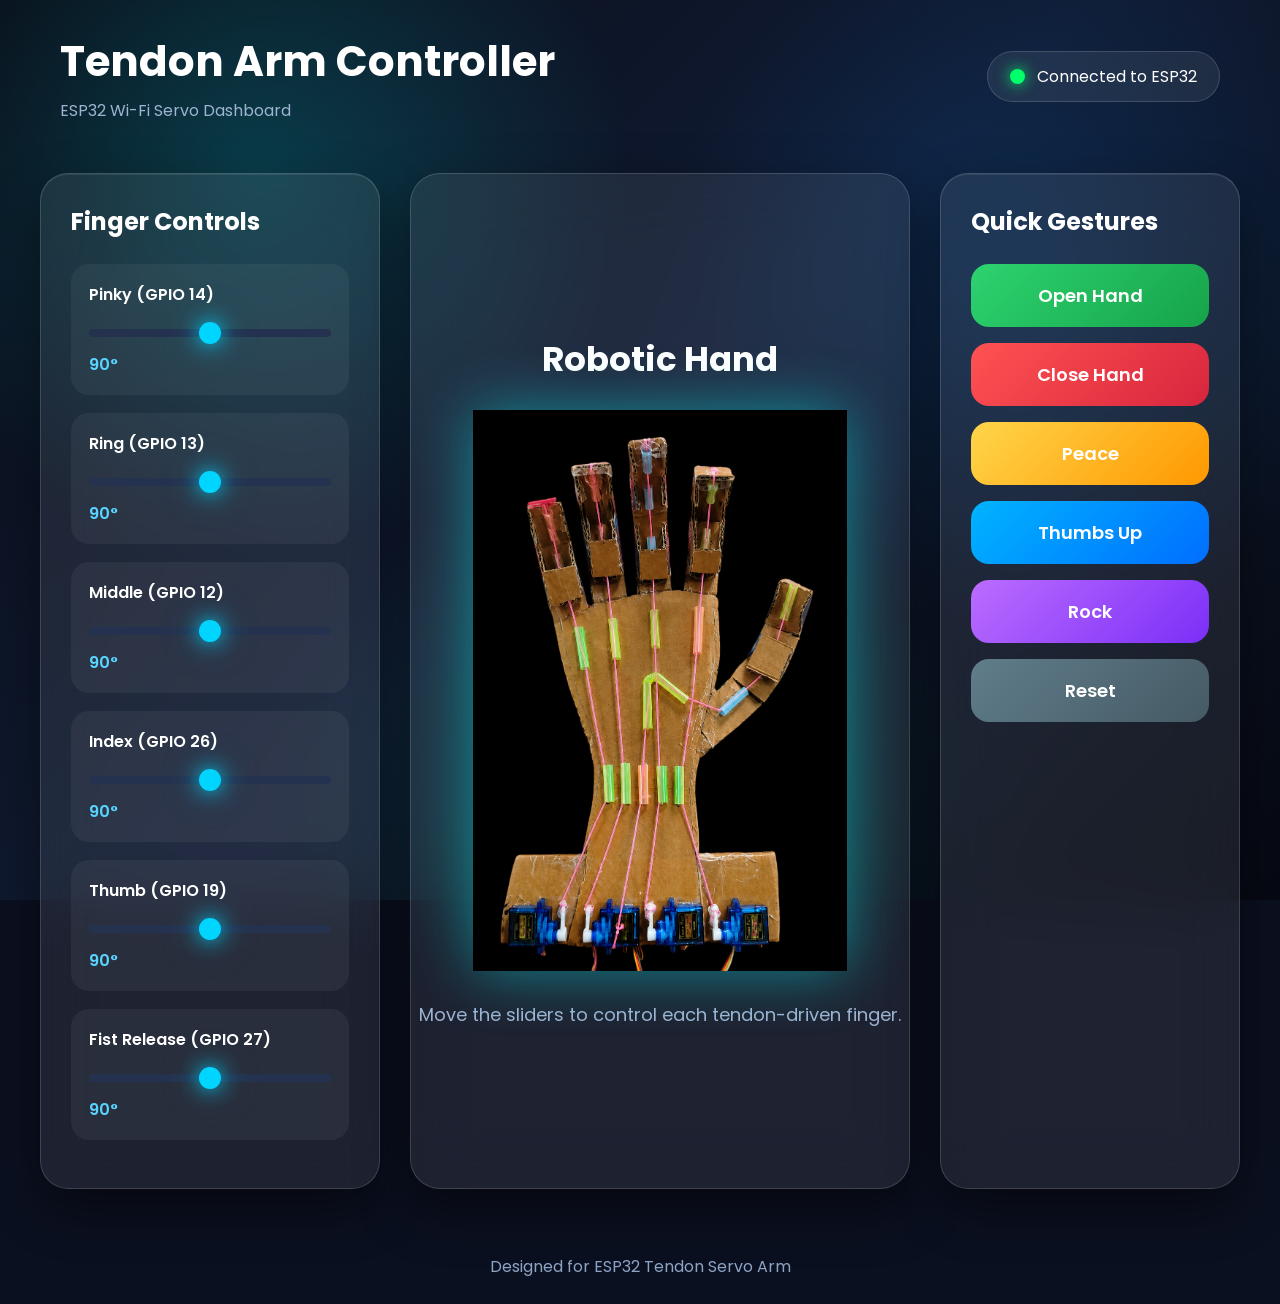
<file: index.html>
<!DOCTYPE html>
<html lang="en">

<head>

    <meta charset="UTF-8">
    <meta name="viewport" content="width=device-width, initial-scale=1.0">

    <title> Servo Tendon Arm Controller</title>

    <link rel="stylesheet" href="style.css">

    <link rel="preconnect" href="https://fonts.googleapis.com">
    <link rel="preconnect" href="https://fonts.gstatic.com" crossorigin>

    <link href="https://fonts.googleapis.com/css2?family=Poppins:wght@300;400;600;700&display=swap" rel="stylesheet">

</head>

<body>

<div class="background"></div>

<header>

    <div class="title">

        <h1> Tendon Arm Controller</h1>

        <p>ESP32 Wi-Fi Servo Dashboard</p>

    </div>

    <div class="status">

        <div class="status-dot"></div>

        <span id="connectionStatus">
            Connected to ESP32
        </span>

    </div>

</header>

<div class="main-container">

    <!-- LEFT PANEL -->

    <div class="panel left-panel">

        <h2>Finger Controls</h2>

        <div class="servo-card">

            <label> Pinky (GPIO 14)</label>

            <input type="range" id="servo14" min="0" max="180" value="90">

            <span id="value14">90°</span>

        </div>

        <div class="servo-card">

            <label> Ring (GPIO 13)</label>

            <input type="range" id="servo13" min="0" max="180" value="90">

            <span id="value13">90°</span>

        </div>

        <div class="servo-card">

            <label> Middle (GPIO 12)</label>

            <input type="range" id="servo12" min="0" max="180" value="90">

            <span id="value12">90°</span>

        </div>

        <div class="servo-card">

            <label> Index (GPIO 26)</label>

            <input type="range" id="servo26" min="0" max="180" value="90">

            <span id="value26">90°</span>

        </div>

        <div class="servo-card">

            <label> Thumb (GPIO 19)</label>

            <input type="range" id="servo19" min="0" max="180" value="90">

            <span id="value19">90°</span>

        </div>

        <div class="servo-card">

            <label> Fist Release (GPIO 27)</label>

            <input type="range" id="servo27" min="0" max="180" value="90">

            <span id="value27">90°</span>

        </div>

    </div>

    <!-- CENTER -->

    <div class="center-panel">

        <div class="robot-card">

            <h2>Robotic Hand</h2>

            <img src="robot-hand.png" id="robotHand">

            <p class="hint">

                Move the sliders to control each tendon-driven finger.

            </p>

        </div>

    </div>

    <!-- RIGHT -->

    <div class="panel right-panel">

        <h2>Quick Gestures</h2>

        <button class="gesture open" onclick="openHand()">

             Open Hand

        </button>

        <button class="gesture close" onclick="closeHand()">

            Close Hand

        </button>

        <button class="gesture peace" onclick="peaceSign()">

             Peace

        </button>

        <button class="gesture thumbs" onclick="thumbsUp()">

             Thumbs Up

        </button>

        <button class="gesture rock" onclick="rockSign()">

             Rock

        </button>

        <button class="gesture reset" onclick="resetAll()">

             Reset

        </button>

    </div>

</div>

<footer>

Designed for ESP32 Tendon Servo Arm

</footer>

<script src="script.js"></script>

</body>

</html>
</file>
<file: style.css>
/* ==========================
   TENDON ARM CONTROLLER
========================== */

*{
    margin:0;
    padding:0;
    box-sizing:border-box;
    font-family:'Poppins',sans-serif;
}

body{

    background:#0b1020;
    color:white;

    overflow-x:hidden;

    min-height:100vh;

}

/* Animated background */

.background{

    position:fixed;

    width:100%;
    height:100%;

    top:0;
    left:0;

    background:
    radial-gradient(circle at 20% 20%,rgba(0,255,255,.18),transparent 30%),
    radial-gradient(circle at 80% 30%,rgba(0,140,255,.15),transparent 30%),
    radial-gradient(circle at 50% 90%,rgba(0,255,180,.12),transparent 35%),
    linear-gradient(135deg,#090d18,#101b33,#060912);

    z-index:-10;

    animation:bgMove 12s ease-in-out infinite alternate;

}

@keyframes bgMove{

    from{

        filter:hue-rotate(0deg);

        transform:scale(1);

    }

    to{

        filter:hue-rotate(15deg);

        transform:scale(1.05);

    }

}

/* Header */

header{

    display:flex;

    justify-content:space-between;

    align-items:center;

    padding:30px 60px;

}

.title h1{

    font-size:42px;

    font-weight:700;

    color:#ffffff;

}

.title p{

    color:#9eb3d1;

    margin-top:5px;

}

/* Connection */

.status{

    display:flex;

    align-items:center;

    gap:12px;

    background:rgba(255,255,255,.08);

    padding:12px 22px;

    border-radius:40px;

    backdrop-filter:blur(20px);

    border:1px solid rgba(255,255,255,.15);

}

.status-dot{

    width:15px;

    height:15px;

    border-radius:50%;

    background:#00ff6a;

    box-shadow:0 0 15px #00ff6a;

    animation:pulse 1.3s infinite;

}

@keyframes pulse{

    0%{

        transform:scale(.8);

        opacity:.5;

    }

    100%{

        transform:scale(1.3);

        opacity:1;

    }

}

/* Layout */

.main-container{

    display:grid;

    grid-template-columns:340px 1fr 300px;

    gap:30px;

    padding:20px 40px 40px;

}

/* Panels */

.panel{

    background:rgba(255,255,255,.08);

    border:1px solid rgba(255,255,255,.15);

    border-radius:28px;

    backdrop-filter:blur(30px);

    box-shadow:

    0 20px 50px rgba(0,0,0,.45),

    inset 0 1px rgba(255,255,255,.08);

    padding:30px;

}

.panel h2{

    margin-bottom:25px;

    font-size:24px;

}

/* Servo Cards */

.servo-card{

    background:rgba(255,255,255,.05);

    border-radius:18px;

    padding:18px;

    margin-bottom:18px;

    transition:.3s;

}

.servo-card:hover{

    transform:translateY(-3px);

    background:rgba(0,180,255,.12);

    box-shadow:0 0 18px rgba(0,200,255,.2);

}

.servo-card label{

    display:block;

    margin-bottom:12px;

    font-weight:600;

}

.servo-card span{

    display:block;

    margin-top:8px;

    color:#59d4ff;

    font-weight:600;

}

/* Sliders */

input[type=range]{

    width:100%;

    height:8px;

    border-radius:10px;

    appearance:none;

    background:#25324f;

    outline:none;

}

input[type=range]::-webkit-slider-thumb{

    appearance:none;

    width:22px;

    height:22px;

    border-radius:50%;

    background:#00d5ff;

    box-shadow:

    0 0 20px #00d5ff,

    0 0 40px rgba(0,213,255,.4);

    cursor:pointer;

    transition:.25s;

}

input[type=range]::-webkit-slider-thumb:hover{

    transform:scale(1.3);

}

/* Center */

.center-panel{

    display:flex;

    justify-content:center;

    align-items:center;

}

.robot-card{

    width:100%;

    height:100%;

    min-height:720px;

    background:rgba(255,255,255,.08);

    border-radius:30px;

    backdrop-filter:blur(30px);

    border:1px solid rgba(255,255,255,.15);

    display:flex;

    flex-direction:column;

    align-items:center;

    justify-content:center;

    box-shadow:0 20px 50px rgba(0,0,0,.5);

}

.robot-card h2{

    margin-bottom:25px;

    font-size:34px;

}

#robotHand{

    width:75%;

    max-width:520px;

    filter:

    drop-shadow(0 0 30px rgba(0,255,255,.45));

    transition:.3s;

}

#robotHand:hover{

    transform:scale(1.03);

}

.hint{

    margin-top:30px;

    color:#9eb3d1;

    font-size:18px;

}

/* Buttons */

.gesture{

    width:100%;

    border:none;

    margin-bottom:16px;

    padding:18px;

    border-radius:18px;

    font-size:18px;

    color:white;

    cursor:pointer;

    transition:.3s;

    font-weight:600;

}

.gesture:hover{

    transform:translateY(-4px) scale(1.02);

}

/* Colors */

.open{

    background:linear-gradient(135deg,#2dd36f,#16a34a);

}

.close{

    background:linear-gradient(135deg,#ff5252,#d7263d);

}

.peace{

    background:linear-gradient(135deg,#ffd54a,#ff9800);

}

.thumbs{

    background:linear-gradient(135deg,#00b4ff,#006eff);

}

.rock{

    background:linear-gradient(135deg,#bb6cff,#7b2ff7);

}

.reset{

    background:linear-gradient(135deg,#607d8b,#455a64);

}

/* Footer */

footer{

    text-align:center;

    padding:25px;

    color:#8ea4c4;

}

/* Responsive */

@media(max-width:1200px){

.main-container{

grid-template-columns:1fr;

}

.robot-card{

min-height:500px;

}

}
</file>
